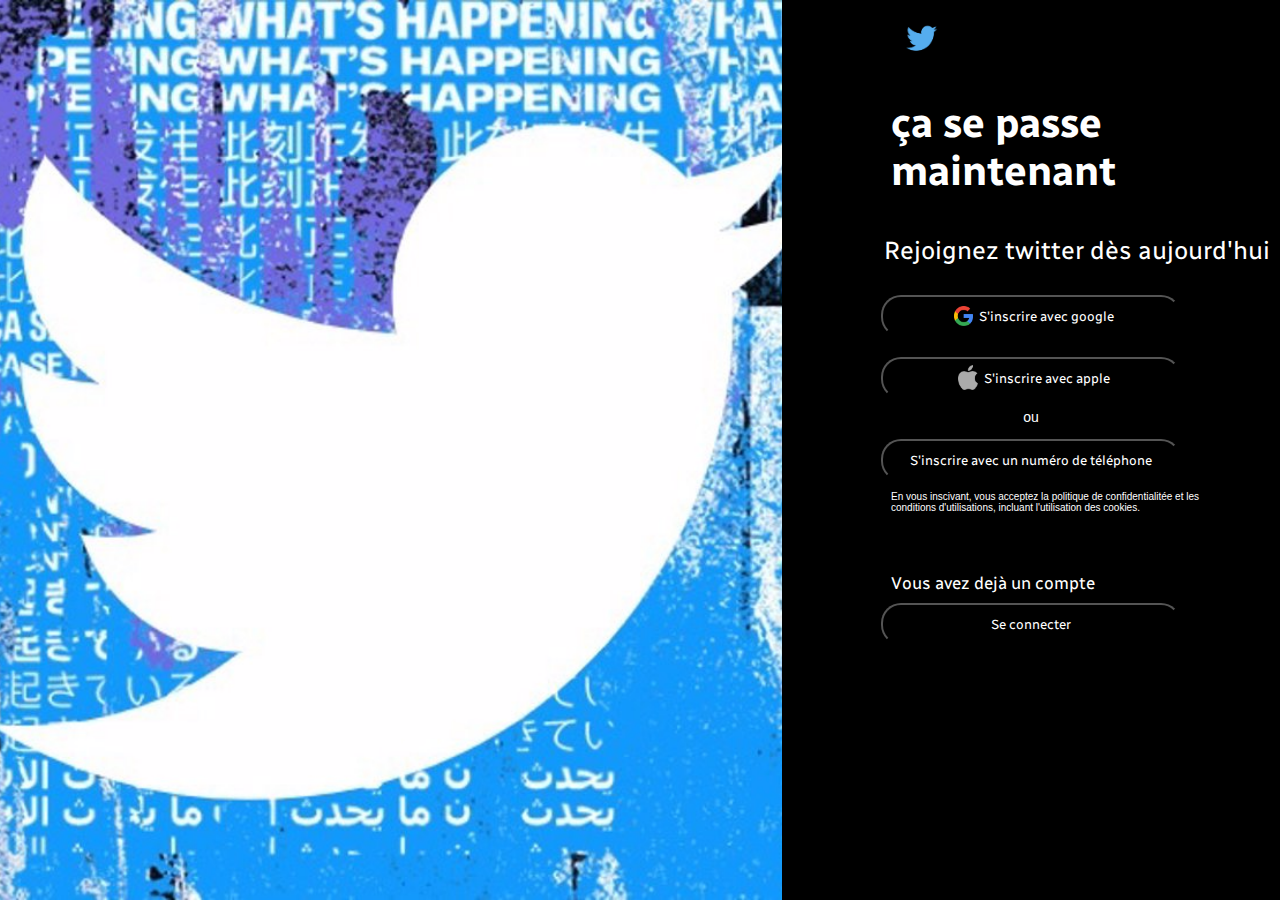
<file: index.html>
<!DOCTYPE html>
<html lang="en">
<head>
    <meta charset="UTF-8">
    <link rel="preconnect" href="https://fonts.googleapis.com">
    <link rel="preconnect" href="https://fonts.gstatic.com" crossorigin>
    <link rel="stylesheet" href="twitter.css">
    <link href="https://fonts.googleapis.com/css2?family=Radio+Canada:wght@600&display=swap" rel="stylesheet">
    <meta http-equiv="X-UA-Compatible" content="IE=edge">
    <meta name="viewport" content="width=device-width, initial-scale=1.0">
    <title>Document</title>
</head>
<body>
  <div class="top_site_desk">
        <div class="log_section">
            <header>
                <figure>
                    <img  id="logo_twitter" src="img/twitter_logo.png" alt="le logo twitter">
                    <figcaption></figcaption>
                </figure>
                <h5>ça se passe <br> maintenant</h5>
            
            </header>
            <section class="login">
                <p id="first_p">Rejoignez twitter dès aujourd'hui</p>
                <button><img src="img/logo_google.png" alt="s'inscrire avec google" srcset="" class="button_logo"> S'inscrire avec google</button>
                <button><img src="img/apple_logo.png" alt="s'inscrire avec apple" srcset="" class="button_logo"> S'inscrire avec apple</button>
                <p id="conjonction">ou</p>
                <button class="last_button">S'inscrire avec un numéro de téléphone</button> 
                <p id="cd_user">En vous inscivant, vous acceptez <a href="https://www.magic-ville.com/fr/">la politique de confidentialitée</a> et les<br> <a href="https://www.magic-ville.com/fr/">conditions d'utilisations</a>, incluant l'utilisation <a href="https://www.magic-ville.com/fr/">des cookies.</a> </p>   
                
                <p id="user_compte">Vous avez dejà un compte</p>
                <button class="last_button">Se connecter</button>
                
            </section>
        </div>
    <section id="photo">
       
    </section>
 </div> 
    
    
</body>
</html>
</file>
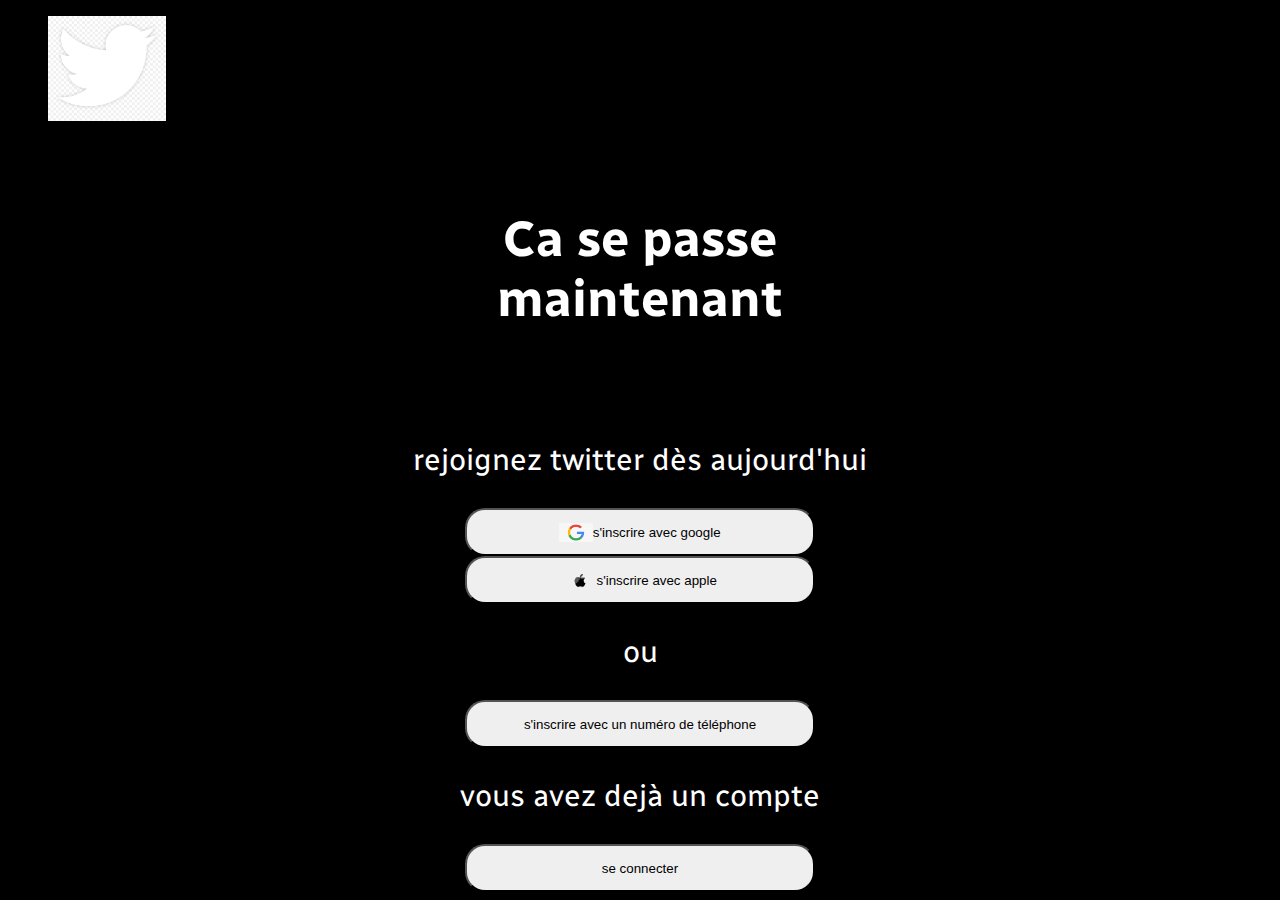
<file: front-end/twitter.html>
<!DOCTYPE html>
<html lang="en">
<head>
    <meta charset="UTF-8">
    <link rel="preconnect" href="https://fonts.googleapis.com">
    <link rel="preconnect" href="https://fonts.gstatic.com" crossorigin>
    <link rel="stylesheet" href="twitter.css">
    <link href="https://fonts.googleapis.com/css2?family=Radio+Canada:wght@600&display=swap" rel="stylesheet">
    <meta http-equiv="X-UA-Compatible" content="IE=edge">
    <meta name="viewport" content="width=device-width, initial-scale=1.0">
    <title>Document</title>
</head>
<body>
    <header>
        <figure>
            <img src="twitter.png" alt="le logo twitter">
            <figcaption></figcaption>
        </figure>
        <h5>Ca se passe <br> maintenant</h5>
      

    </header>
    <section>
       
        <p>rejoignez twitter dès aujourd'hui</p>
        <button><img src="logo google.png" alt="" srcset="">s'inscrire avec google</button>
        <button><img src="logo appel.png" alt="" srcset="">s'inscrire avec apple</button>
        <p>ou</p>
        <button class="last_button">s'inscrire avec un numéro de téléphone</button>    
        <p>vous avez dejà un compte</p>
        <button class="last_button">se connecter</button>
        
    </section>
    
</body>
</html>
</file>
<file: twitter.css>
html {
    margin: 0px;
    padding: 0px;
    height: 100%;

}

body{
    font-family: 'Radio Canada', sans-serif;
    background-color: black;
    color: white ;
    margin: 0px;
    padding:0px;
    height: 100%;
}
header{
    display: flex;
    align-items: center;
    flex-direction: column;
    justify-content: space-evenly;
}
figure{
    height: 0px;
}


h5 {
    font-size: 40px;
    font-family: 'Radio Canada';
    margin-bottom: 40px;
    margin-right: 55px;
   
    
}

#first_p {
    margin: 0px 0px 20px 102px;
    font-size: 25px;
    font-family: 'Radio Canada';
    width: 396px;
}
p{
   
   font-size: 20px;
   width: 350px;
   font-family: sans-serif;
   width: 340px;
   margin: 0px 0px 0px 60px;
   
}



footer{
    width: 100%;
    height: 25%;
    background-color: blueviolet;
}
#img_footer{
    width: 100%;
    height: 100%;
    height: 69%;

}

section{
    display: flex;
    justify-content: flex-start;
    flex-flow:column;
    align-items: center;
    height: 50%;
    height: 70%;

}



button {
    display: flex;
    justify-content: center;
    align-items: center;
    width: 300px;
    height: 42px;
    border-radius: 20px;
    margin: 10px 0px 10px 0px;
    background-color: black;
    color: white;
    font-family: 'Radio Canada';

}

#conjonction{
    text-align: center;
    width: 308px;
    height: 20px;
    margin:0px;
    font-family: sans-serif;
    font-size: 14px;
}
#logo_twitter{
    
    width: 45px;
    height: 45px;
    padding-bottom: 12px;
    margin-right: 220px;

}

#cd_user{
    font-size: 10px;
}
#user_compte{
    font-size: 17px;
    font-family: 'Radio Canada';
    margin-top: 60px;
}
.button_logo{
    width: 7%;
    margin: 6px;
}
a{
    text-decoration: none;
    color: white;
}

@media (min-width: 500px) {
    .top_site_desk{
        display: flex;
        flex-direction: row-reverse;
        height: 100%;
    }
    #photo{
        display: flex;
        align-items: center;
        justify-content: center;
        background: url(./img/twitter_footer.jpg);
        background-repeat: no-repeat;
        background-position: center;
        background-size: cover;
        width: 100%;
        height: 100%;
    }
 }


@media (min-width: 390px) and (max-width:500px){
    #first_p{
        width: 395px;
    }
    .top_site_desk{
        display: block;
    }
    #photo{
        width: 100%;
        height: 50%; 
    }
   
 }
</file>
<file: front-end/twitter.css>
body{
    font-family: 'Radio Canada', sans-serif;
    background-color: black;
    color: white ;
}
h5{
    text-align: center;
    font-size:50px
}
p{
    text-align: center;
    font-size: 30px;
}

img {
    width: 10%;
}

#footer_img{
    width: 10%;
    color: white;
}

section{
    display: flex;
    justify-content: center;
    flex-flow:column;
    align-items: center;

}
button{
    display:flex;
    justify-content: center;
    align-items: center;
    
    width: 350px;
    height: 48px;
    border-radius: 20px;
   
}
.last_button{
    height:48px;
}
</file>
